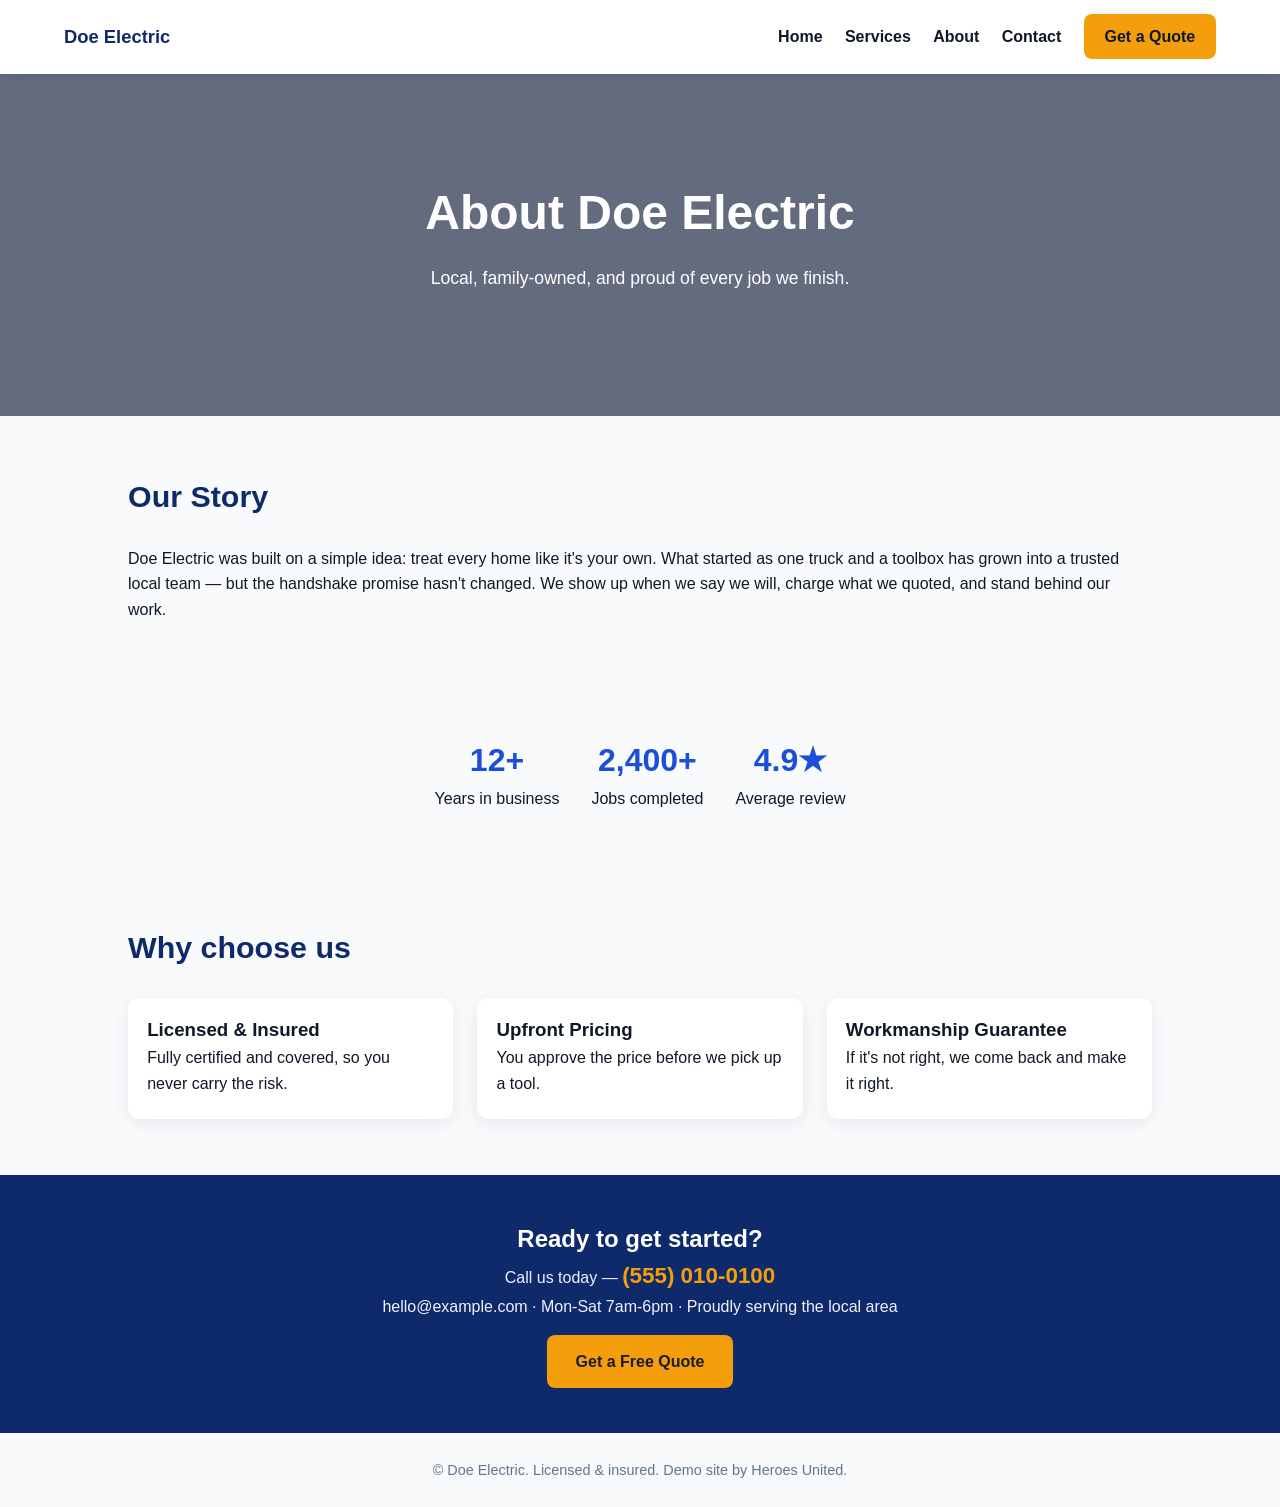
<file: about.html>
<!doctype html>
<html lang="en">
<head>
<meta charset="utf-8">
<meta name="viewport" content="width=device-width, initial-scale=1">
<title>Doe Electric — About Us</title>
<link rel="stylesheet" href="styles.css">
</head>
<body>
<nav class="nav">
  <strong>Doe Electric</strong>
  <button class="hamburger" aria-label="Menu">&#9776;</button>
  <div class="nav-links">
    <a href="index.html">Home</a>
    <a href="services.html">Services</a>
    <a href="about.html">About</a>
    <a href="contact.html">Contact</a>
    <a class="btn-quote" href="contact.html#quote">Get a Quote</a>
  </div>
</nav>
<div class="hero" style="background-image:url('https://images.unsplash.com/photo-1621905251189-08b45d6a269e?auto=format&fit=crop&w=1600&q=80'); min-height: 38vh;">
  <div><h1>About Doe Electric</h1><p>Local, family-owned, and proud of every job we finish.</p></div>
</div>
<section class="fade">
  <h2>Our Story</h2>
  <p>Doe Electric was built on a simple idea: treat every home like it's your own. What started as one truck and a toolbox has grown into a trusted local team — but the handshake promise hasn't changed. We show up when we say we will, charge what we quoted, and stand behind our work.</p>
</section>
<section class="fade">
  <div class="stats">
    <div><strong>12+</strong> Years in business</div>
    <div><strong>2,400+</strong> Jobs completed</div>
    <div><strong>4.9&#9733;</strong> Average review</div>
  </div>
</section>
<section class="fade">
  <h2>Why choose us</h2>
  <div class="grid">
    <div class="card"><div><h3>Licensed &amp; Insured</h3><p>Fully certified and covered, so you never carry the risk.</p></div></div>
    <div class="card"><div><h3>Upfront Pricing</h3><p>You approve the price before we pick up a tool.</p></div></div>
    <div class="card"><div><h3>Workmanship Guarantee</h3><p>If it's not right, we come back and make it right.</p></div></div>
  </div>
</section>
<div class="contact-band fade">
  <h2>Ready to get started?</h2>
  <p>Call us today — <a class="tel" href="tel:5550100100">(555) 010-0100</a></p>
  <p>hello@example.com &middot; Mon-Sat 7am-6pm &middot; Proudly serving the local area</p>
  <a class="btn" href="contact.html#quote">Get a Free Quote</a>
</div>
<footer>&copy; Doe Electric. Licensed &amp; insured. Demo site by Heroes United.</footer>
<script src="script.js"></script>
</body>
</html>
</file>
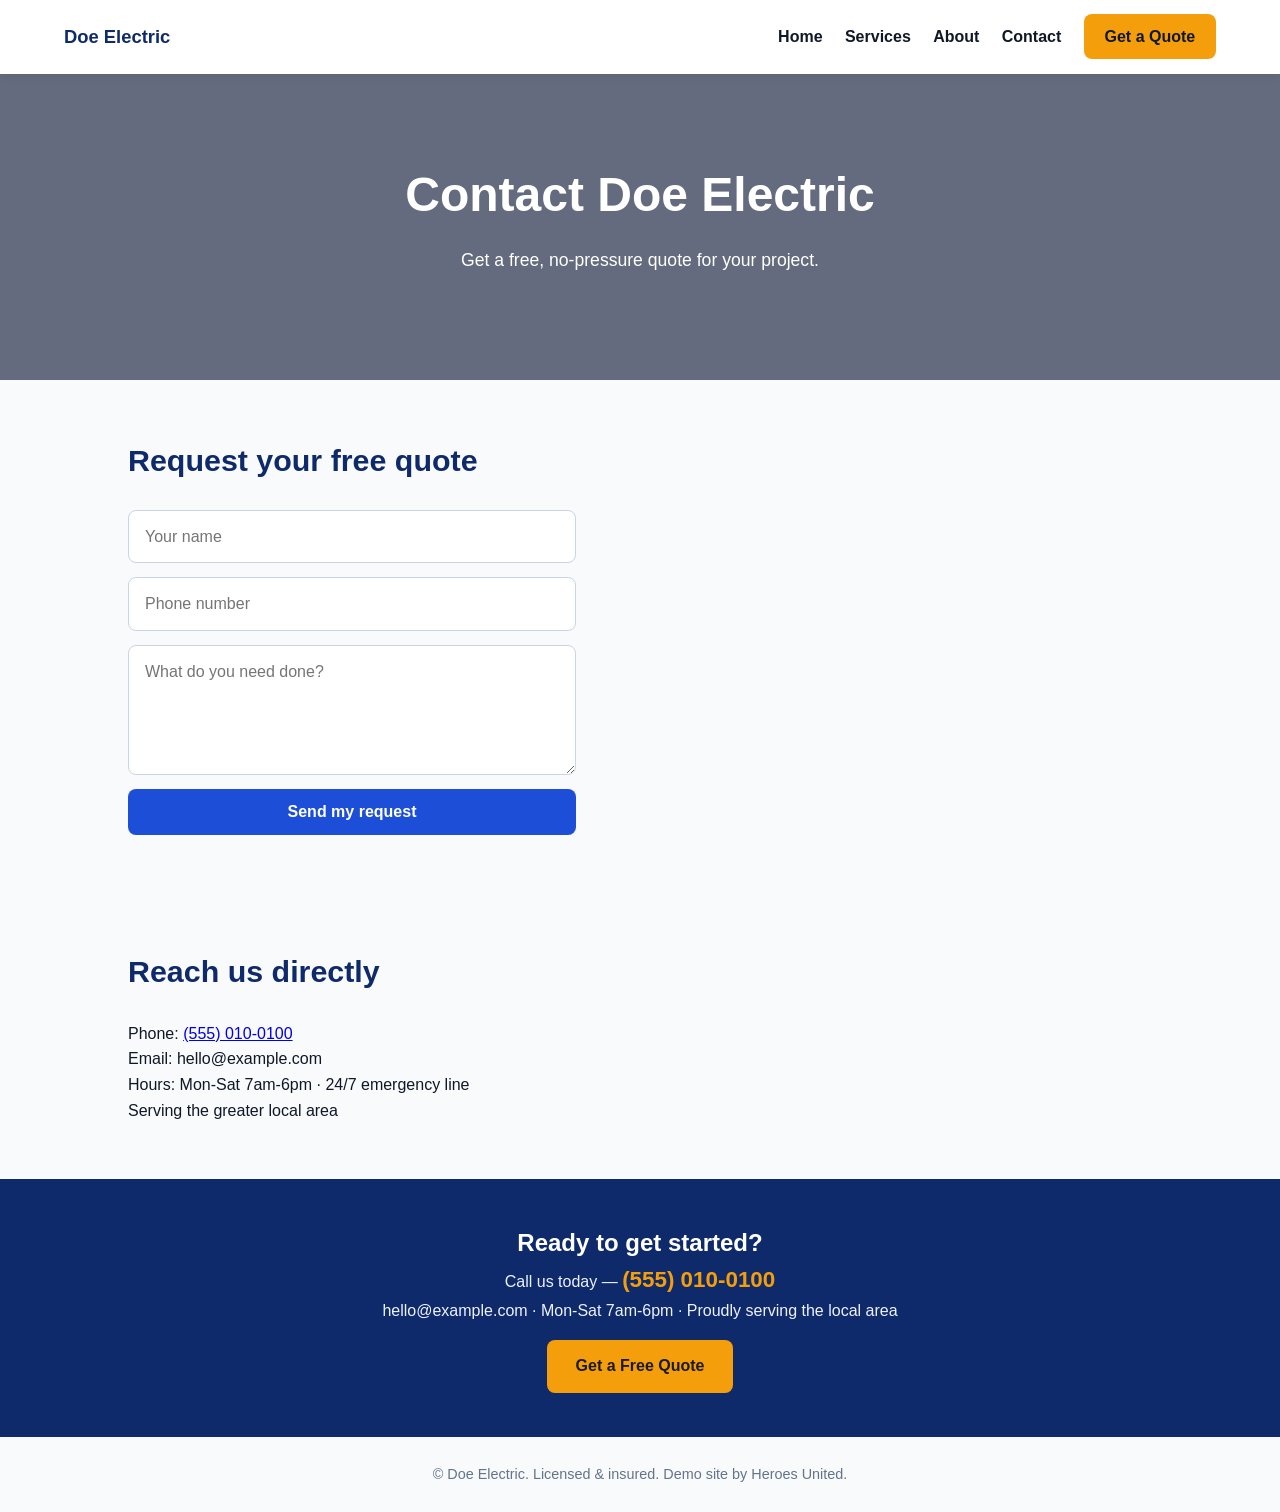
<file: contact.html>
<!doctype html>
<html lang="en">
<head>
<meta charset="utf-8">
<meta name="viewport" content="width=device-width, initial-scale=1">
<title>Doe Electric — Contact</title>
<link rel="stylesheet" href="styles.css">
</head>
<body>
<nav class="nav">
  <strong>Doe Electric</strong>
  <button class="hamburger" aria-label="Menu">&#9776;</button>
  <div class="nav-links">
    <a href="index.html">Home</a>
    <a href="services.html">Services</a>
    <a href="about.html">About</a>
    <a href="contact.html">Contact</a>
    <a class="btn-quote" href="contact.html#quote">Get a Quote</a>
  </div>
</nav>
<div class="hero" style="background-image:url('https://images.unsplash.com/photo-1473341304170-971dccb5ac1e?auto=format&fit=crop&w=1600&q=80'); min-height: 34vh;">
  <div><h1>Contact Doe Electric</h1><p>Get a free, no-pressure quote for your project.</p></div>
</div>
<section id="quote" class="fade">
  <h2>Request your free quote</h2>
  <form class="quote">
    <input type="text" name="name" placeholder="Your name" required>
    <input type="tel" name="phone" placeholder="Phone number" required>
    <textarea name="message" rows="4" placeholder="What do you need done?"></textarea>
    <button class="btn" type="submit">Send my request</button>
  </form>
</section>
<section class="fade">
  <h2>Reach us directly</h2>
  <p>Phone: <a href="tel:5550100100">(555) 010-0100</a><br>
  Email: hello@example.com<br>
  Hours: Mon-Sat 7am-6pm &middot; 24/7 emergency line<br>
  Serving the greater local area</p>
</section>
<div class="contact-band fade">
  <h2>Ready to get started?</h2>
  <p>Call us today — <a class="tel" href="tel:5550100100">(555) 010-0100</a></p>
  <p>hello@example.com &middot; Mon-Sat 7am-6pm &middot; Proudly serving the local area</p>
  <a class="btn" href="contact.html#quote">Get a Free Quote</a>
</div>
<footer>&copy; Doe Electric. Licensed &amp; insured. Demo site by Heroes United.</footer>
<script src="script.js"></script>
</body>
</html>
</file>
<file: styles.css>
:root { --brand: #1d4ed8; --brand-dark: #0f2a6b; --accent: #f59e0b; --ink: #101828; --paper: #f8fafc; }
* { box-sizing: border-box; margin: 0; }
html { scroll-behavior: smooth; }
body { font-family: 'Segoe UI', Arial, sans-serif; color: var(--ink); background: var(--paper); line-height: 1.6; }
img { max-width: 100%; display: block; }
.nav { position: sticky; top: 0; z-index: 50; display: flex; align-items: center; justify-content: space-between; padding: 0.9rem 5vw; background: #fff; box-shadow: 0 2px 10px rgba(16,24,40,0.08); }
.nav strong { font-size: 1.15rem; color: var(--brand-dark); }
.nav-links { display: flex; align-items: center; gap: 1.4rem; }
.nav-links a { color: var(--ink); text-decoration: none; font-weight: 600; }
.btn-quote { background: var(--accent); color: #1b1b1b; padding: 0.6rem 1.3rem; border-radius: 8px; text-decoration: none; font-weight: 700; }
.hamburger { display: none; background: none; border: 0; font-size: 1.6rem; cursor: pointer; }
.hero { position: relative; min-height: 62vh; display: flex; align-items: center; justify-content: center; text-align: center; color: #fff; background-size: cover; background-position: center; }
.hero::after { content: ""; position: absolute; inset: 0; background: rgba(10,20,50,0.62); }
.hero > div { position: relative; z-index: 1; padding: 4rem 5vw; max-width: 46rem; }
.hero h1 { font-size: clamp(1.9rem, 4.5vw, 3rem); margin-bottom: 0.8rem; }
.hero p { font-size: 1.1rem; margin-bottom: 1.4rem; }
.btn { display: inline-block; background: var(--brand); color: #fff; padding: 0.85rem 1.8rem; border-radius: 8px; text-decoration: none; font-weight: 700; border: 0; font-size: 1rem; cursor: pointer; }
.trust { display: flex; flex-wrap: wrap; gap: 1rem 2.5rem; justify-content: center; padding: 1.2rem 5vw; background: var(--brand-dark); color: #dbe4ff; font-weight: 600; }
section { padding: 3.5rem 5vw; max-width: 72rem; margin: 0 auto; }
section h2 { font-size: 1.9rem; margin-bottom: 1.6rem; color: var(--brand-dark); }
.grid { display: grid; grid-template-columns: repeat(auto-fit, minmax(240px, 1fr)); gap: 1.5rem; }
.card { background: #fff; border-radius: 12px; overflow: hidden; box-shadow: 0 4px 18px rgba(16,24,40,0.08); }
.card img { height: 170px; width: 100%; object-fit: cover; }
.card div { padding: 1.1rem 1.2rem 1.4rem; }
.cta-strip { background: var(--brand); color: #fff; text-align: center; padding: 2.6rem 5vw; }
.cta-strip h2 { color: #fff; margin-bottom: 1rem; }
.cta-strip .btn { background: var(--accent); color: #1b1b1b; }
.testimonials blockquote { background: #fff; border-left: 4px solid var(--accent); padding: 1rem 1.2rem; border-radius: 8px; margin-bottom: 1rem; }
.stats { display: flex; flex-wrap: wrap; gap: 2rem; justify-content: center; text-align: center; }
.stats strong { display: block; font-size: 2rem; color: var(--brand); }
.contact-band { background: var(--brand-dark); color: #eef2ff; padding: 2.8rem 5vw; text-align: center; }
.contact-band h2 { color: #fff; }
.contact-band a.tel { color: var(--accent); font-size: 1.4rem; font-weight: 800; text-decoration: none; }
.contact-band .btn { margin-top: 1rem; background: var(--accent); color: #1b1b1b; }
form.quote { display: grid; gap: 0.9rem; max-width: 28rem; }
form.quote input, form.quote textarea { padding: 0.8rem 1rem; border: 1px solid #cbd5e1; border-radius: 8px; font: inherit; }
footer { padding: 1.6rem; text-align: center; color: #64748b; font-size: 0.9rem; }
.fade { opacity: 0; transform: translateY(18px); transition: opacity 0.6s ease, transform 0.6s ease; }
.fade.show { opacity: 1; transform: none; }
@media (max-width: 760px) {
  .hamburger { display: block; }
  .nav-links { position: absolute; top: 100%; left: 0; right: 0; background: #fff; flex-direction: column; padding: 1rem 5vw 1.4rem; display: none; box-shadow: 0 12px 18px rgba(16,24,40,0.12); }
  .nav-links.open { display: flex; }
}
</file>
